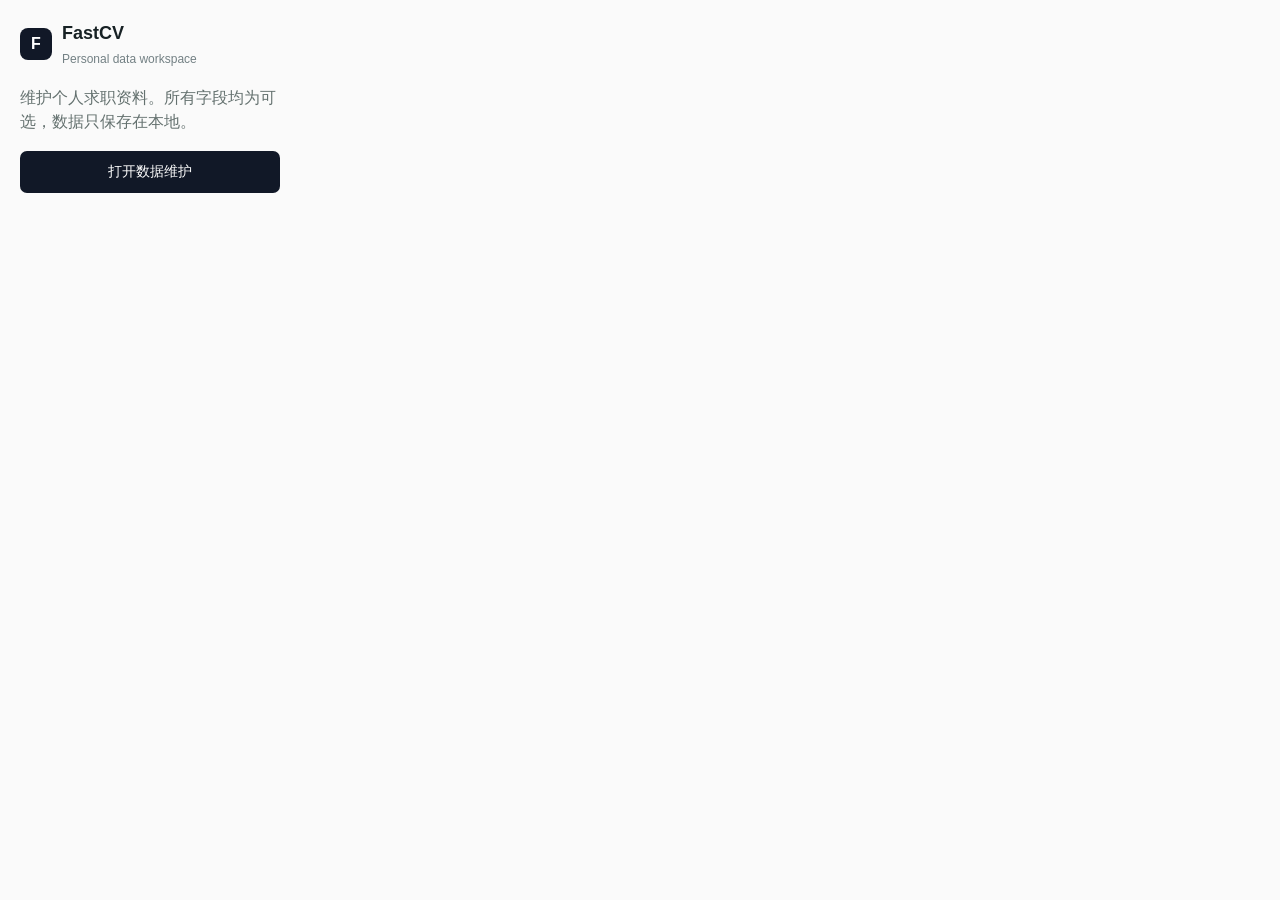
<file: popup.html>
<!doctype html>
<html lang="zh-CN">
  <head>
    <meta charset="UTF-8" />
    <meta name="viewport" content="width=device-width, initial-scale=1.0" />
    <title>FastCV</title>
    <style>
      :root { color: #172124; font-family: -apple-system, BlinkMacSystemFont, "Segoe UI", Roboto, "Helvetica Neue", Arial, "Noto Sans", sans-serif, "Apple Color Emoji", "Segoe UI Emoji", "Segoe UI Symbol", "Noto Color Emoji"; font-size: 16px; line-height: 1.5; }
      body { width: 260px; margin: 0; padding: 20px; background: #fafafa; }
      .brand { display: flex; align-items: center; gap: 10px; margin-bottom: 18px; }
      .mark { width: 32px; height: 32px; display: grid; place-items: center; border-radius: 8px; background: #111827; color: #fff; font-weight: 800; }
      strong { display: block; font-size: 18px; font-weight: 600; }
      small { display: block; margin-top: 3px; color: #738084; font-size: 12px; }
      p { margin: 0 0 17px; color: #64716f; font-size: 16px; line-height: 1.5; }
      button { width: 100%; height: 42px; border: 0; border-radius: 7px; background: #111827; color: #fff; font-size: 14px; font-weight: 500; cursor: pointer; }
      button:hover { background: #000; }
    </style>
  </head>
  <body>
    <div class="brand"><div class="mark">F</div><div><strong>FastCV</strong><small>Personal data workspace</small></div></div>
    <p>维护个人求职资料。所有字段均为可选，数据只保存在本地。</p>
    <button id="open-options" type="button">打开数据维护</button>
    <script src="popup.js"></script>
  </body>
</html>
</file>
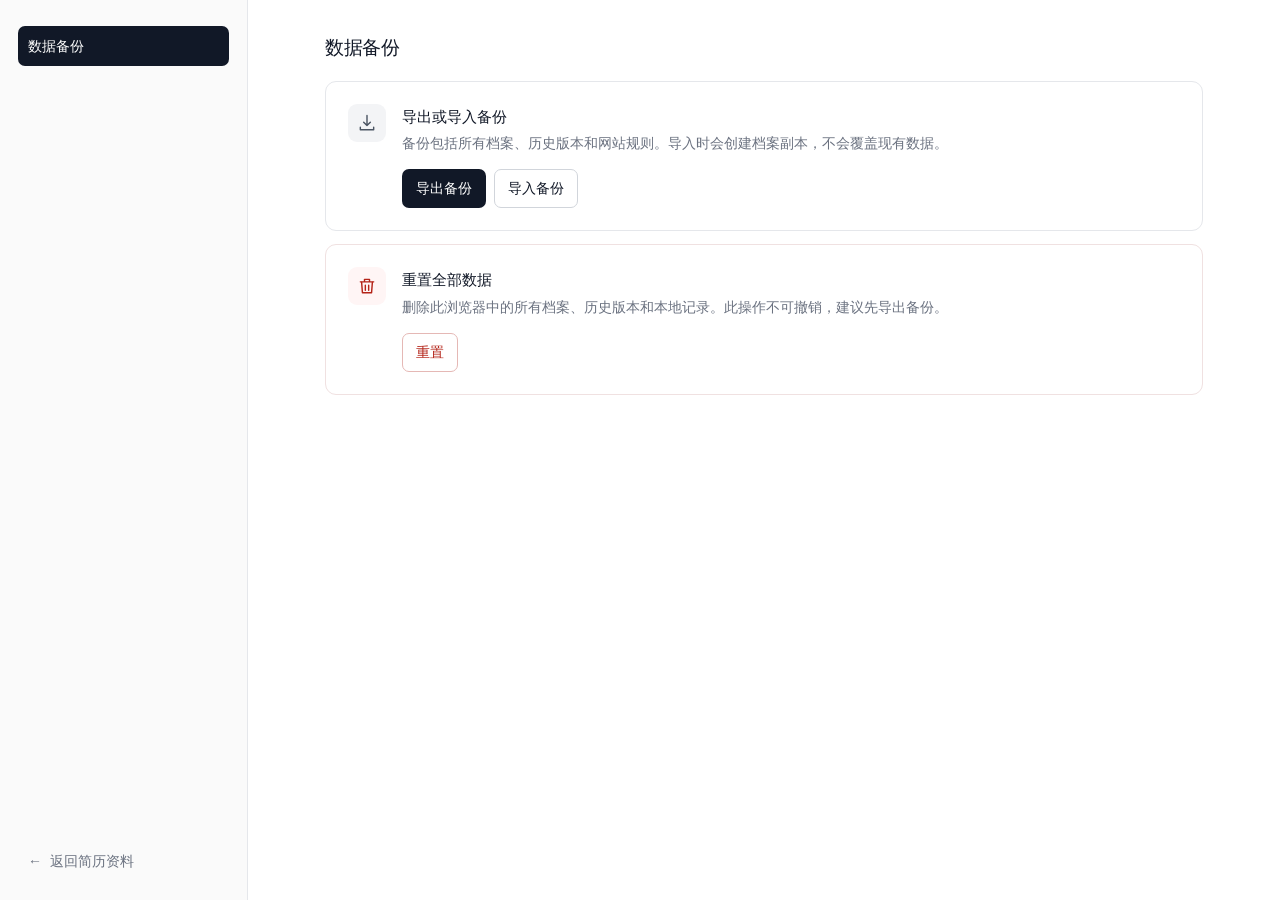
<file: settings.html>
<!doctype html>
<html lang="zh-CN">
  <head>
    <meta charset="UTF-8" />
    <meta name="viewport" content="width=device-width, initial-scale=1.0" />
    <meta name="theme-color" content="#ffffff" />
    <title>FastCV · 系统设置</title>
    <link rel="stylesheet" href="settings.css" />
    <link rel="stylesheet" href="modal.css" />
  </head>
  <body>
    <div class="settings-shell">
      <aside class="settings-sidebar" aria-label="设置导航">
        <nav>
          <a class="nav-item active" href="#data-backup" aria-current="page">
            数据备份
          </a>
        </nav>
        <a class="back-link" href="index.html"><span aria-hidden="true">←</span> 返回简历资料</a>
      </aside>

      <main class="settings-main">
        <section class="settings-section" id="data-backup" aria-labelledby="backup-title">
          <div class="section-heading">
            <div>
              <h2 id="backup-title">数据备份</h2>
            </div>
          </div>

          <div class="settings-card">
            <div class="card-icon" aria-hidden="true">
              <svg viewBox="0 0 24 24" fill="none"><path d="M12 3v12m0 0 4-4m-4 4-4-4M4 17v3h16v-3" stroke="currentColor" stroke-width="1.7" stroke-linecap="round" stroke-linejoin="round"/></svg>
            </div>
            <div class="card-copy">
              <h3>导出或导入备份</h3>
              <p>备份包括所有档案、历史版本和网站规则。导入时会创建档案副本，不会覆盖现有数据。</p>
              <div class="button-row">
                <button class="button button-primary" id="export-button" type="button">导出备份</button>
                <button class="button button-secondary" id="import-button" type="button">导入备份</button>
                <input id="import-file" type="file" accept="application/json,.json" hidden />
              </div>
              <p class="status-message" id="status-message" role="status" aria-live="polite"></p>
            </div>
          </div>

          <div class="settings-card danger-card">
            <div class="card-icon danger-icon" aria-hidden="true">
              <svg viewBox="0 0 24 24" fill="none"><path d="M4 7h16M10 11v6m4-6v6M5.5 7l1 13h11l1-13M9 7V4h6v3" stroke="currentColor" stroke-width="1.7" stroke-linecap="round" stroke-linejoin="round"/></svg>
            </div>
            <div class="card-copy">
              <h3>重置全部数据</h3>
              <p>删除此浏览器中的所有档案、历史版本和本地记录。此操作不可撤销，建议先导出备份。</p>
              <button class="button button-danger" id="reset-button" type="button">重置</button>
            </div>
          </div>
        </section>
      </main>
    </div>
    <div class="modal-backdrop" id="reset-modal" hidden>
      <section class="modal-card confirm-card" role="dialog" aria-modal="true" aria-labelledby="reset-title" aria-describedby="reset-message" tabindex="-1">
        <div class="modal-header">
          <h2 id="reset-title">重置全部数据</h2>
          <button class="modal-close" id="reset-close" type="button" aria-label="关闭"><svg width="14" height="14" viewBox="0 0 48 48" fill="none" xmlns="http://www.w3.org/2000/svg" aria-hidden="true"><path d="M8 8L40 40" stroke="#000000" stroke-width="4" stroke-linecap="round" stroke-linejoin="round"/><path d="M8 40L40 8" stroke="#000000" stroke-width="4" stroke-linecap="round" stroke-linejoin="round"/></svg></button>
        </div>
        <p class="confirm-message" id="reset-message">确定重置全部数据吗？这会删除所有档案、历史版本、网站规则和本地记录，且无法恢复。建议先导出备份。</p>
        <p class="modal-error" id="reset-error" role="alert"></p>
        <div class="modal-actions">
          <button class="button button-quiet" id="reset-cancel" type="button" data-modal-initial-focus>取消</button>
          <button class="button button-primary" id="reset-confirm" type="button">确认重置</button>
        </div>
      </section>
    </div>
    <script src="modal.js"></script>
    <script src="settings.js"></script>
  </body>
</html>
</file>
<file: settings.css>
:root {
  color-scheme: light;
  font-family: -apple-system, BlinkMacSystemFont, "Segoe UI", Roboto, "Helvetica Neue", Arial, "Noto Sans", sans-serif;
  font-size: 16px;
  line-height: 1.5;
  color: #111827;
  background: #fff;
  font-synthesis: none;
  --ink: #111827;
  --muted: #6b7280;
  --line: #e5e7eb;
  --soft: #f9fafb;
  --accent: #111827;
}

* { box-sizing: border-box; }
body { min-width: 320px; min-height: 100vh; margin: 0; background: #fff; }
button, input { font: inherit; }
button { cursor: pointer; }

.settings-shell { min-height: 100vh; }
.settings-sidebar {
  position: fixed;
  inset: 0 auto 0 0;
  display: flex;
  flex-direction: column;
  width: 248px;
  padding: 26px 18px 18px;
  border-right: 1px solid var(--line);
  background: #fafafa;
}
.nav-item { display: flex; align-items: center; gap: 10px; min-height: 40px; padding: 8px 10px; border-radius: 7px; color: #374151; text-decoration: none; font-size: 14px; }
.nav-item.active { background: var(--ink); color: #fff; font-weight: 500; }
.back-link { display: flex; align-items: center; gap: 8px; margin-top: auto; padding: 10px; color: #6b7280; text-decoration: none; font-size: 14px; }
.back-link:hover { color: var(--ink); }

.settings-main { width: calc(100% - 248px); margin: 0 0 0 248px; padding: 34px clamp(28px, 6vw, 88px) 28px; }
h2, h3, p { margin-top: 0; }
.settings-section { width: min(100%, 1040px); margin: 0 auto; padding-top: 0; }
.section-heading { margin-bottom: 18px; }
.section-heading h2 { margin-bottom: 4px; font-size: 19px; font-weight: 600; letter-spacing: -.01em; }
.settings-card { display: flex; gap: 16px; padding: 22px; border: 1px solid var(--line); border-radius: 11px; background: #fff; }
.settings-card + .settings-card { margin-top: 13px; }
.card-icon { display: grid; width: 38px; height: 38px; flex: 0 0 38px; place-items: center; border-radius: 9px; background: #f3f4f6; color: #4b5563; }
.card-icon svg { width: 20px; height: 20px; }
.card-copy { min-width: 0; flex: 1; }
.card-copy h3 { margin: 2px 0 4px; font-size: 15px; font-weight: 600; }
.card-copy > p:not(.status-message) { max-width: 640px; margin-bottom: 15px; color: var(--muted); font-size: 14px; line-height: 1.6; }
.button-row { display: flex; flex-wrap: wrap; gap: 8px; }
.button { min-height: 38px; padding: 8px 13px; border: 1px solid transparent; border-radius: 7px; font-size: 14px; font-weight: 500; transition: background .15s, border-color .15s, color .15s; }
.button:focus-visible, a:focus-visible { outline: 3px solid rgba(17, 24, 39, .18); outline-offset: 2px; }
.button-primary { background: var(--accent); color: #fff; }
.button-primary:hover { background: #2b3442; }
.button-secondary { border-color: #d1d5db; background: #fff; color: var(--ink); }
.button-secondary:hover { background: var(--soft); }
.button-quiet { border-color: #d1d5db; background: #fff; color: #4b5563; }
.button-quiet:hover { border-color: #9ca3af; background: #f3f4f6; color: var(--ink); }
.status-message { min-height: 20px; margin: 9px 0 0; color: #4b5563; font-size: 13px; }
.status-message.error { color: #b42318; }
.status-message:empty { display: none; }
.danger-card { border-color: #f0e1e1; }
.danger-icon { background: #fff5f5; color: #b42318; }
.button-danger { border-color: #e5b8b5; background: #fff; color: #b42318; }
.button-danger:hover { border-color: #b42318; background: #fff7f6; }
.button:disabled { cursor: wait; opacity: .65; }
.modal-error { margin: 10px 0 0; color: #b42318; font-size: 13px; }
.modal-error:empty { display: none; }
.button-resetting { display: inline-flex; align-items: center; justify-content: center; gap: 8px; padding-top: 6px; padding-bottom: 6px; }
.reset-button-spinner { flex: 0 0 18px; animation: reset-spin .8s linear infinite; }
@keyframes reset-spin { to { transform: rotate(360deg); } }
@media (prefers-reduced-motion: reduce) {
  .reset-button-spinner { animation: none; }
}

@media (max-width: 720px) {
  .settings-sidebar { position: static; width: auto; min-height: auto; padding: 14px 18px; border-right: 0; border-bottom: 1px solid var(--line); }
  .back-link { display: none; }
  .settings-main { width: 100%; margin-left: 0; padding: 22px 20px 24px; }
}

@media (max-width: 440px) {
  .settings-card { gap: 12px; padding: 16px; }
  .card-icon { width: 32px; height: 32px; flex-basis: 32px; }
  .button-row .button { flex: 1; }
}
</file>
<file: modal.css>
.modal-backdrop { position: fixed; inset: 0; z-index: 100; display: grid; place-items: center; padding: 24px; background: rgba(17, 24, 39, .28); }
.modal-backdrop[hidden] { display: none; }
.modal-card { width: min(100%, 520px); max-height: min(640px, calc(100vh - 48px)); overflow: auto; padding: 18px; border: 1px solid #e5e7eb; border-radius: 14px; background: #fff; box-shadow: 0 24px 60px rgba(17, 24, 39, .16); color: #111827; font-size: 16px; }
.modal-card input:not([type="checkbox"]), .modal-card textarea, .modal-card select, .modal-card .custom-select-trigger, .modal-card .custom-date-trigger { font-size: 14px; font-weight: 400; }
.modal-card-editor { width: min(100%, 430px); }
.confirm-card { width: min(100%, 420px); }
.modal-header { display: flex; justify-content: space-between; align-items: flex-start; gap: 20px; margin-bottom: 16px; }
.modal-header h2 { margin: 0; color: #111827; font-size: 20px; font-weight: 600; letter-spacing: -.03em; }
.modal-close { width: 30px; height: 30px; display: grid; place-items: center; border: 0; border-radius: 7px; background: transparent; color: #6b7280; font-size: 20px; line-height: 1; }
.modal-close:hover { background: #f3f4f6; color: #111827; }
.modal-actions { display: flex; justify-content: flex-end; gap: 8px; margin-top: 24px; }
.confirm-message { margin: 0; color: #4b5563; font-size: 16px; line-height: 1.5; white-space: pre-line; }
</file>
